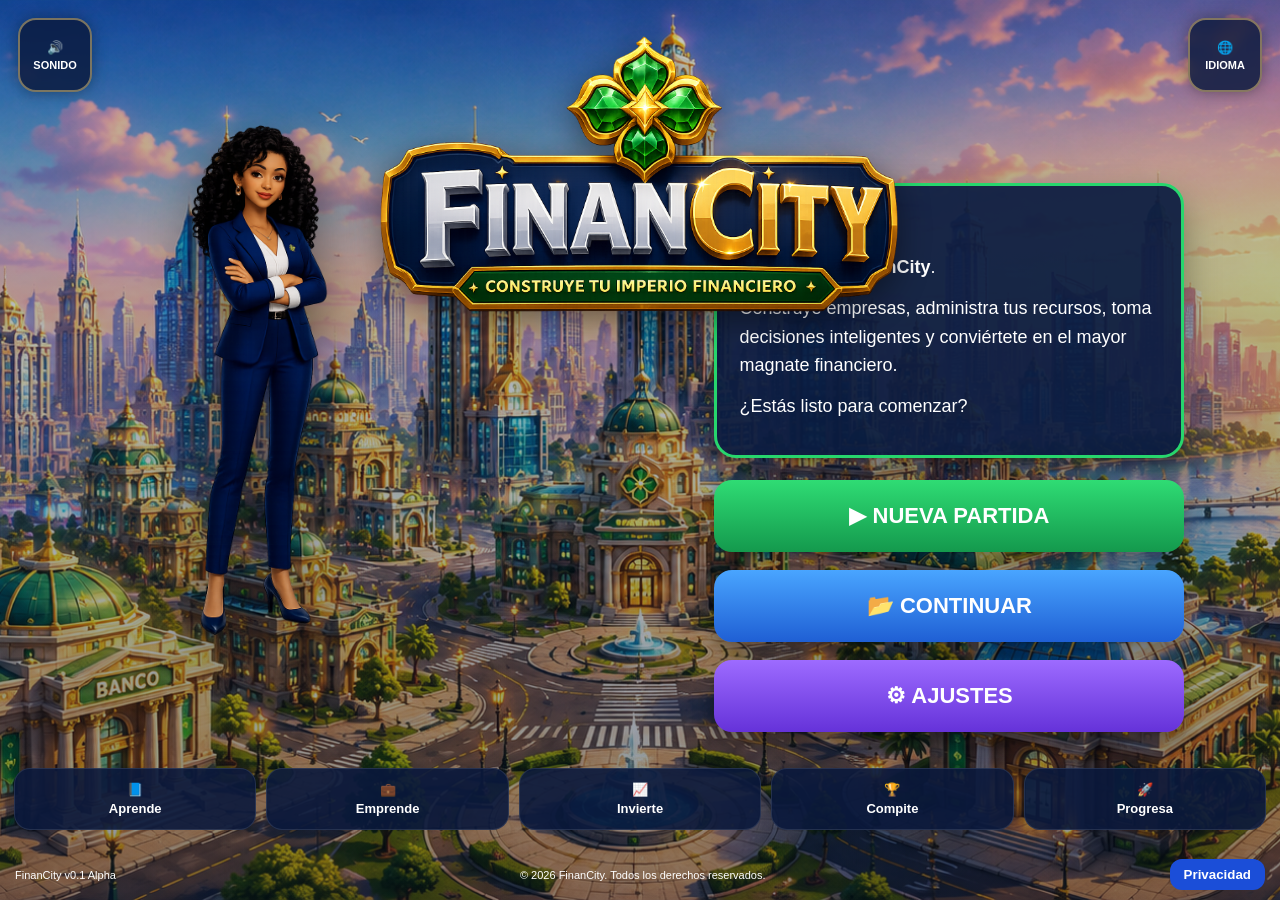
<file: index.html>
<!DOCTYPE html>
<html lang="es">

<head>

    <meta charset="UTF-8">

    <meta name="viewport"
          content="width=device-width, initial-scale=1.0">

    <meta name="theme-color"
          content="#0a1733">

    <title>FinanCity</title>

    <link rel="stylesheet" href="frontend/css/menu.css">

</head>

<body>

<section id="inicio">

    <!-- =====================================
         CABECERA
    ====================================== -->

    <header class="header">

        <!-- Botón Sonido -->

        <button
            class="top-btn sonido"
            aria-label="Sonido">

            🔊

            <span>
                SONIDO
            </span>

        </button>

        <!-- Logo -->

        <div class="logo-contenedor">

            <img
                src="assets/Logo.png"
                alt="FinanCity"
                class="logo">

        </div>

        <!-- Botón Idioma -->

        <button
            class="top-btn idioma"
            aria-label="Idioma">

            🌐

            <span>
                IDIOMA
            </span>

        </button>

    </header>
        <!-- =====================================
         ESCENARIO PRINCIPAL
    ====================================== -->

    <main class="escenario">

        <!-- SofIA -->

        <div class="sofia-panel">

            <img
                src="assets/SofIA.png"
                alt="SofIA"
                class="sofia">

        </div>

        <!-- Zona derecha -->

        <div class="menu-panel">

            <!-- Globo -->

            <div class="dialogo">

                <h2>

                    👩 SofIA

                </h2>

                <p>

                    Bienvenido a
                    <strong>FinanCity</strong>.

                </p>

                <p>

                    Construye empresas,
                    administra tus recursos,
                    toma decisiones inteligentes
                    y conviértete en el mayor
                    magnate financiero.

                </p>

                <p>

                    ¿Estás listo para comenzar?

                </p>

            </div>

            <!-- Menú -->

            <nav class="menu-principal">

                <button
                    class="boton nueva"
                    onclick="window.location.href='intro.html'">

                    ▶ NUEVA PARTIDA

                </button>

                <button
                    class="boton continuar"
                    onclick="alert('Próximamente podrás continuar tu partida.')">

                    📂 CONTINUAR

                </button>

                <button
                    class="boton ajustes"
                    onclick="alert('Los ajustes estarán disponibles próximamente.')">

                    ⚙ AJUSTES

                </button>

            </nav>

        </div>

    </main>
      <!-- =====================================
         BARRA INFERIOR
    ====================================== -->

    <section class="barra-inferior">

        <button class="barra-btn">
            📘
            <span>Aprende</span>
        </button>

        <button class="barra-btn">
            💼
            <span>Emprende</span>
        </button>

        <button class="barra-btn">
            📈
            <span>Invierte</span>
        </button>

        <button class="barra-btn">
            🏆
            <span>Compite</span>
        </button>

        <button class="barra-btn">
            🚀
            <span>Progresa</span>
        </button>

    </section>

    <!-- =====================================
         PIE
    ====================================== -->

    <footer class="footer">

        <div class="version">

            FinanCity v0.1 Alpha

        </div>

        <div class="copyright">

            © 2026 FinanCity. Todos los derechos reservados.

        </div>

        <button
            class="privacidad"
            onclick="alert('Política de privacidad próximamente');">

            Privacidad

        </button>

    </footer>

</section>

</body>

</html>
</file>
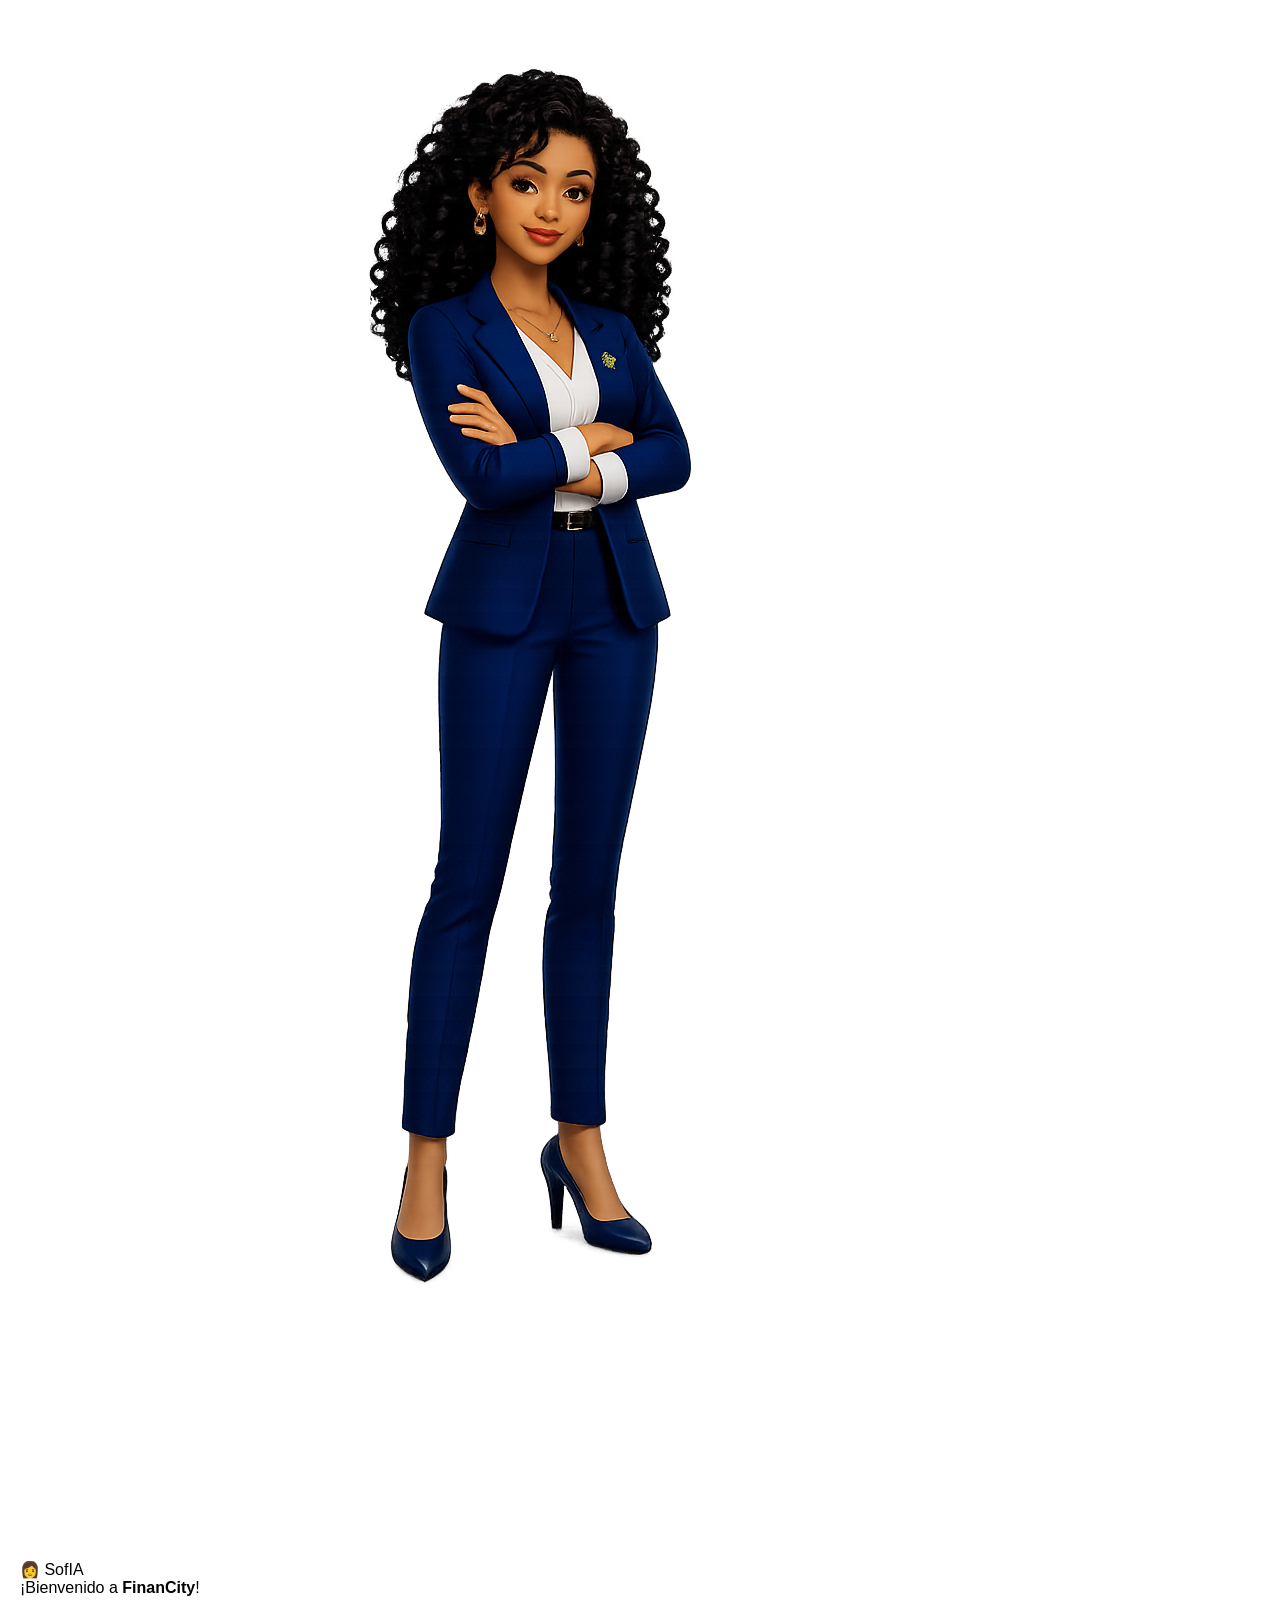
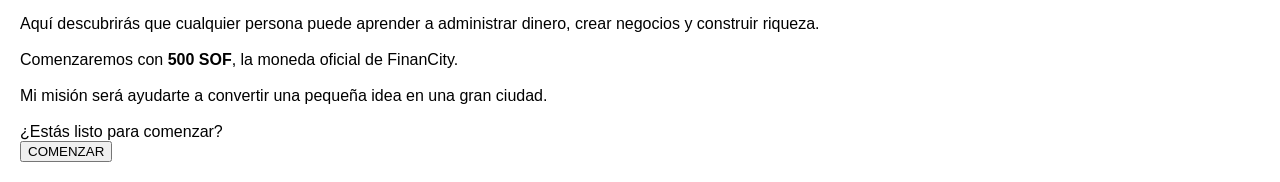
<file: intro.html>
<!DOCTYPE html>
<html lang="es">

<head>

<meta charset="UTF-8">
<meta name="viewport" content="width=device-width, initial-scale=1.0">

<title>FinanCity - Bienvenido</title>

<link rel="stylesheet" href="frontend/css/estilos.css">

</head>

<body>

<div class="contenedor">

<img
src="assets/SofIA.png"
alt="SofIA"
class="sofia">

<div class="dialogo">

<div class="nombre">

👩 SofIA

</div>

<div class="texto">

¡Bienvenido a <b>FinanCity</b>!

<br><br>

Aquí descubrirás que cualquier persona puede aprender a administrar dinero, crear negocios y construir riqueza.

<br><br>

Comenzaremos con <b>500 SOF</b>, la moneda oficial de FinanCity.

<br><br>

Mi misión será ayudarte a convertir una pequeña idea en una gran ciudad.

<br><br>

¿Estás listo para comenzar?

</div>

<button
class="boton"
onclick="window.location.href='juego.html'">

COMENZAR

</button>

</div>

</div>

</body>

</html>
</file>
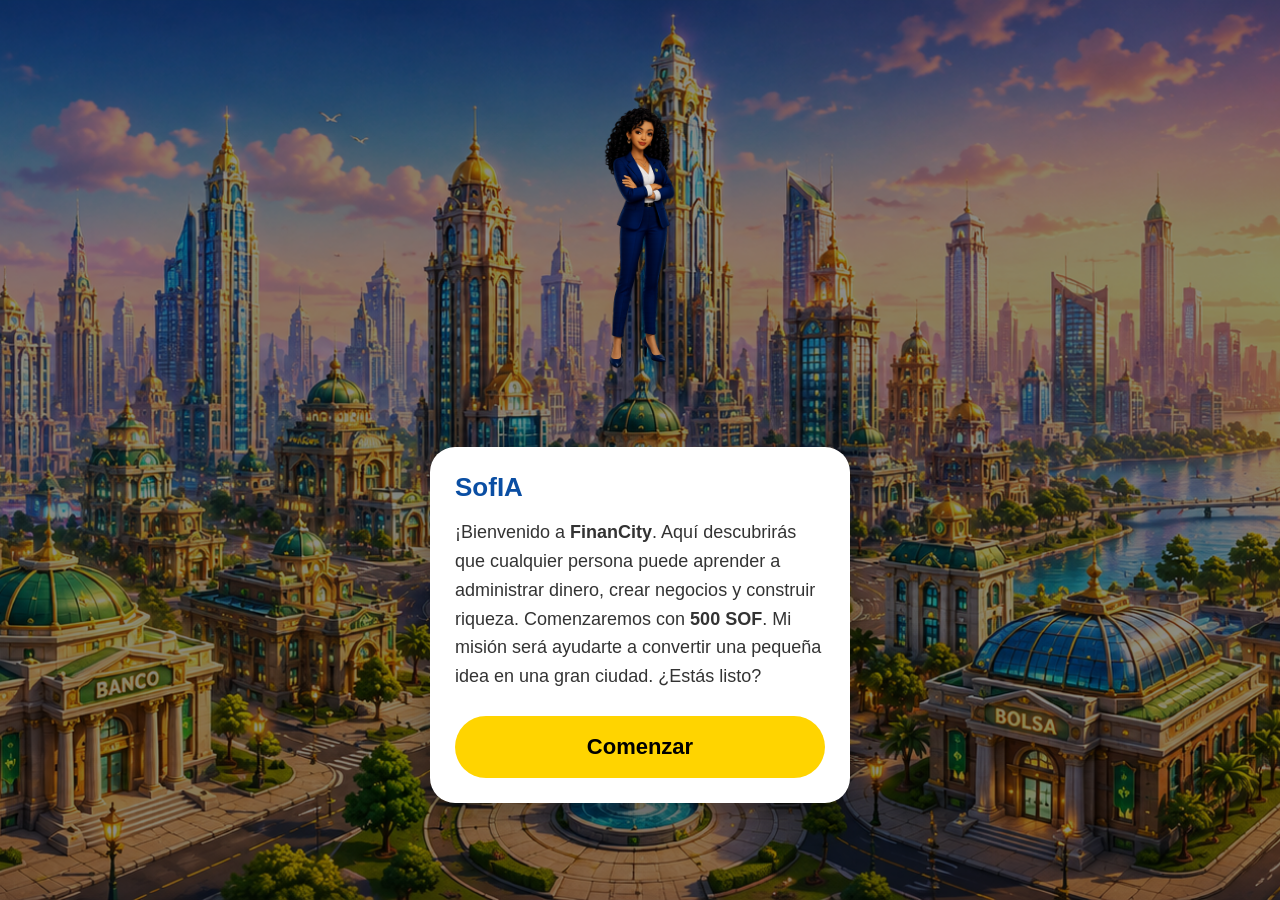
<file: Intro.html>
<!DOCTYPE html>
<html lang="es">
<head>

<meta charset="UTF-8">
<meta name="viewport" content="width=device-width, initial-scale=1.0">

<title>FinanCity - Bienvenido</title>

<style>

*{
margin:0;
padding:0;
box-sizing:border-box;
font-family:Arial,Helvetica,sans-serif;
}

body{

background:url("assets/Fondo.png") center center;
background-size:cover;
height:100vh;
overflow:hidden;
display:flex;
justify-content:center;
align-items:center;

}

body::before{

content:"";
position:absolute;
inset:0;
background:rgba(0,0,0,.45);

}

.contenedor{

position:relative;
z-index:2;
width:92%;
max-width:420px;

}

.sofia{

width:220px;
display:block;
margin:auto;
animation:flotar 3s ease-in-out infinite;

}

@keyframes flotar{

0%{transform:translateY(0);}
50%{transform:translateY(-12px);}
100%{transform:translateY(0);}

}

.dialogo{

margin-top:20px;
background:white;
border-radius:25px;
padding:25px;
box-shadow:0 10px 30px rgba(0,0,0,.35);

}

.nombre{

color:#0A4EA3;
font-size:26px;
font-weight:bold;
margin-bottom:15px;

}

.texto{

font-size:18px;
line-height:1.6;
color:#333;

}

.boton{

margin-top:25px;
width:100%;
padding:18px;
border:none;
border-radius:50px;
font-size:22px;
font-weight:bold;
background:#FFD400;
cursor:pointer;

}

.boton:hover{

background:#ffca00;

}

</style>

</head>

<body>

<div class="contenedor">

<img src="assets/SofIA.png" class="sofia">

<div class="dialogo">

<div class="nombre">

SofIA

</div>

<div class="texto">

¡Bienvenido a <b>FinanCity</b>.

Aquí descubrirás que cualquier persona puede aprender a administrar dinero, crear negocios y construir riqueza.

Comenzaremos con <b>500 SOF</b>.

Mi misión será ayudarte a convertir una pequeña idea en una gran ciudad.

¿Estás listo?

</div>

<button class="boton" onclick="location.href='juego.html'">

Comenzar

</button>

</div>

</div>

</body>
  </html>
</file>
<file: frontend/css/menu.css>
/*==========================================
  FINANCITY
  MENU.CSS - PARTE 1
==========================================*/

*{
    margin:0;
    padding:0;
    box-sizing:border-box;
}

html,
body{

    width:100%;
    height:100%;

    overflow:hidden;

    font-family:Arial, Helvetica, sans-serif;

    background:#07162f;

}

#inicio{

    position:relative;

    width:100vw;
    height:100vh;

    background-image:url("../../assets/Fondo.png");
    background-size:cover;
    background-position:center;
    background-repeat:no-repeat;

    overflow:hidden;

}

/* Oscurece ligeramente el fondo */

#inicio::before{

    content:"";

    position:absolute;

    inset:0;

    background:linear-gradient(
        rgba(5,15,35,.20),
        rgba(5,15,35,.45)
    );

    z-index:1;

}

/*==============================
  CABECERA
==============================*/

.header{

    position:absolute;

    top:18px;
    left:0;

    width:100%;

    padding:0 18px;

    display:flex;

    justify-content:space-between;
    align-items:flex-start;

    z-index:20;

}

/*==============================
  LOGO
==============================*/

.logo-contenedor{

    flex:1;

    display:flex;

    justify-content:center;

}

.logo{

    width:min(520px,70vw);

    height:auto;

    display:block;

    filter:drop-shadow(0 8px 16px rgba(0,0,0,.45));

}

/*==============================
  BOTONES SUPERIORES
==============================*/

.top-btn{

    width:74px;
    height:74px;

    border-radius:18px;

    border:2px solid rgba(255,215,120,.45);

    background:rgba(10,25,60,.82);

    color:#ffffff;

    display:flex;

    flex-direction:column;

    justify-content:center;
    align-items:center;

    font-size:13px;
    font-weight:bold;

    backdrop-filter:blur(6px);

    box-shadow:
        0 0 15px rgba(0,0,0,.35);

}

.top-btn span{

    margin-top:4px;

    font-size:11px;

}

/*==============================
  MÓVILES
==============================*/

@media(max-width:768px){

    .header{

        top:12px;

        padding:0 10px;

    }

    .top-btn{

        width:62px;
        height:62px;

        font-size:11px;

    }

    .top-btn span{

        font-size:9px;

    }

    .logo{

        width:78vw;

    }

}
/*==========================================
  MENU.CSS - PARTE 2
  SOFIA + ESCENARIO + DIÁLOGO
==========================================*/

.escenario{

    position:relative;

    z-index:10;

    width:100%;
    height:calc(100vh - 110px);

    display:flex;

    justify-content:space-between;
    align-items:flex-end;

    padding:120px 45px 40px;

}

/*==============================
  SOFIA
==============================*/

.sofia-panel{

    width:42%;

    height:100%;

    display:flex;

    align-items:flex-end;
    justify-content:flex-start;

}

.sofia{

    width:100%;

    max-width:430px;

    height:auto;

    object-fit:contain;

    animation:flotar 4s ease-in-out infinite;

    filter:
        drop-shadow(0 15px 25px rgba(0,0,0,.45));

}

/*==============================
  PANEL DERECHO
==============================*/

.menu-panel{

    width:48%;

    display:flex;

    flex-direction:column;

    align-items:center;

}

/*==============================
  DIÁLOGO
==============================*/

.dialogo{

    width:100%;

    max-width:470px;

    background:rgba(10,28,65,.92);

    border:3px solid #27d66d;

    border-radius:22px;

    padding:22px;

    color:#ffffff;

    box-shadow:
        0 15px 35px rgba(0,0,0,.35);

    margin-bottom:22px;

}

.dialogo h2{

    font-size:28px;

    margin-bottom:12px;

    color:#6ef0ff;

}

.dialogo p{

    font-size:18px;

    line-height:1.6;

    margin-bottom:12px;

}

/*==============================
  ANIMACIÓN
==============================*/

@keyframes flotar{

    0%{

        transform:translateY(0);

    }

    50%{

        transform:translateY(-10px);

    }

    100%{

        transform:translateY(0);

    }

}

/*==============================
  RESPONSIVE
==============================*/

@media(max-width:768px){

    .escenario{

        flex-direction:column;

        justify-content:flex-start;

        align-items:center;

        padding:105px 20px 20px;

    }

    .sofia-panel{

        width:78%;

        height:auto;

        justify-content:center;

        margin-bottom:15px;

    }

    .sofia{

        max-width:260px;

    }

    .menu-panel{

        width:100%;

    }

    .dialogo{

        max-width:100%;

        padding:18px;

    }

    .dialogo h2{

        font-size:22px;

    }

    .dialogo p{

        font-size:16px;

    }

}
/*==========================================
  MENU.CSS - PARTE 3
  BOTONES + BARRA + PIE
==========================================*/

/*==============================
  BOTONES PRINCIPALES
==============================*/

.menu-principal{

    width:100%;

    max-width:470px;

}

.boton{

    width:100%;

    height:72px;

    margin-bottom:18px;

    border:none;

    border-radius:18px;

    color:#ffffff;

    font-size:22px;

    font-weight:bold;

    cursor:pointer;

    transition:.25s;

    box-shadow:
        0 10px 20px rgba(0,0,0,.35);

}

.boton:hover{

    transform:translateY(-2px);

}

.boton:active{

    transform:scale(.98);

}

.nueva{

    background:linear-gradient(
        180deg,
        #2fdc74,
        #14994d
    );

}

.continuar{

    background:linear-gradient(
        180deg,
        #49a5ff,
        #1f5fd4
    );

}

.ajustes{

    background:linear-gradient(
        180deg,
        #9d6bff,
        #6532d9
    );

}

/*==============================
  BARRA INFERIOR
==============================*/

.barra-inferior{

    position:absolute;

    left:0;

    bottom:70px;

    width:100%;

    padding:0 14px;

    display:flex;

    justify-content:space-between;

    gap:10px;

    z-index:30;

}

.barra-btn{

    flex:1;

    height:62px;

    border:none;

    border-radius:16px;

    background:rgba(10,25,60,.90);

    color:white;

    font-size:13px;

    font-weight:bold;

    display:flex;

    flex-direction:column;

    justify-content:center;

    align-items:center;

    border:1px solid rgba(255,255,255,.10);

}

.barra-btn span{

    margin-top:4px;

}

/*==============================
  PIE
==============================*/

.footer{

    position:absolute;

    left:0;

    bottom:10px;

    width:100%;

    padding:0 15px;

    display:flex;

    justify-content:space-between;

    align-items:center;

    color:white;

    font-size:11px;

    z-index:40;

}

.privacidad{

    border:none;

    padding:8px 14px;

    border-radius:12px;

    background:#1b4ed8;

    color:white;

    font-weight:bold;

}

/*==============================
  RESPONSIVE
==============================*/

@media(max-width:768px){

    .boton{

        height:62px;

        font-size:18px;

    }

    .barra-inferior{

        bottom:60px;

        gap:6px;

    }

    .barra-btn{

        height:54px;

        font-size:10px;

    }

    .footer{

        flex-direction:column;

        gap:6px;

        font-size:10px;

        bottom:8px;

    }

}
</file>
<file: frontend/css/estilos.css>
/* Estilos principales de FinanCity */

body {
    font-family: Arial, sans-serif;
    margin: 0;
    padding: 20px;
}
</file>
